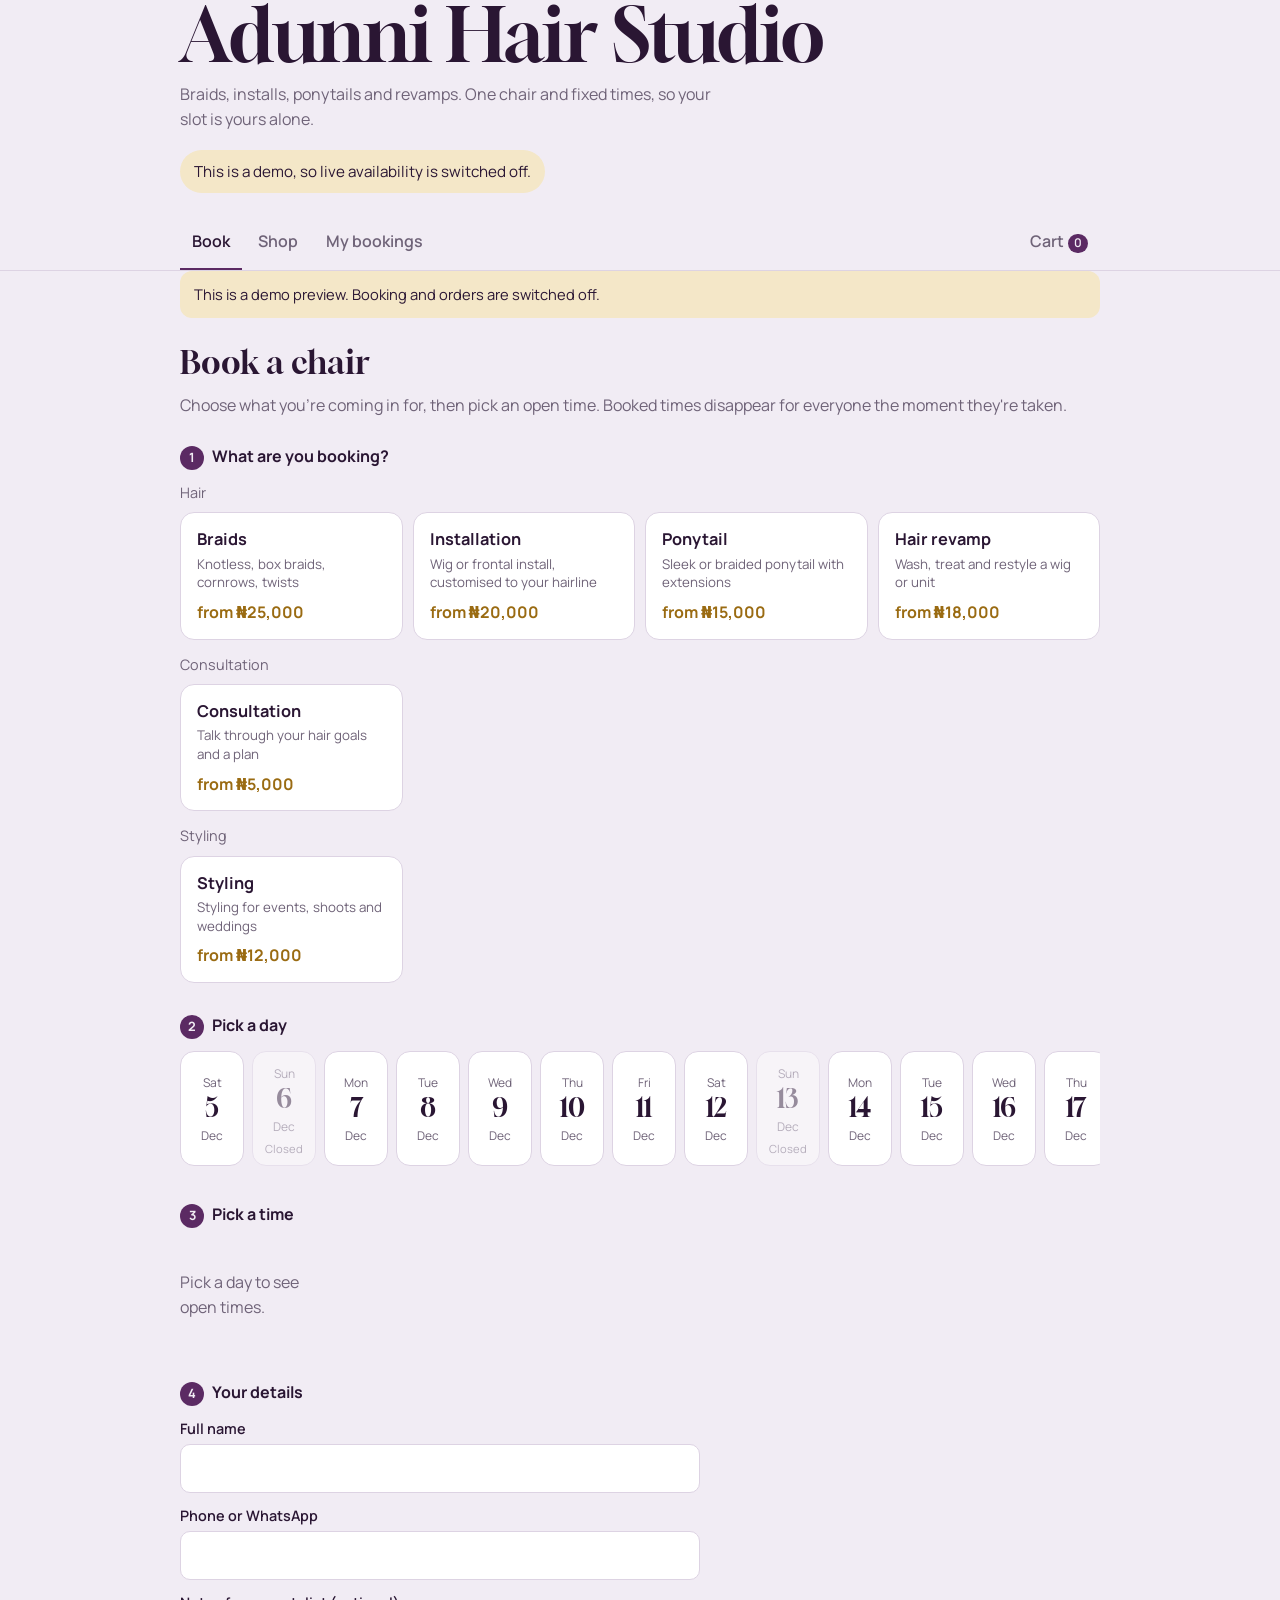
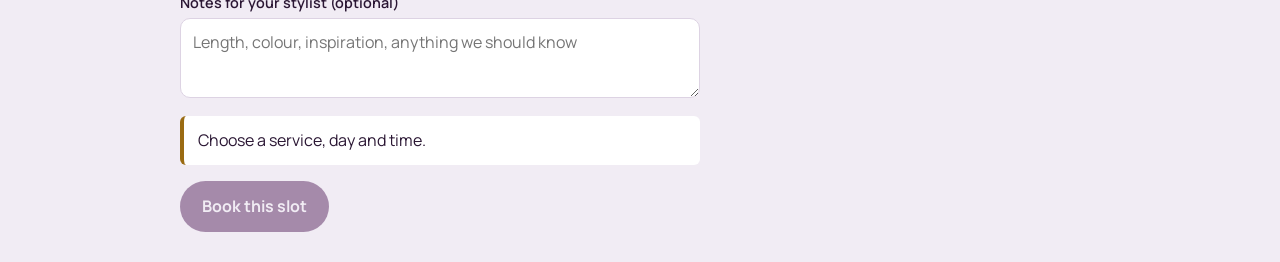
<file: demos/adunni/index.html>
<!doctype html>
<html lang="en">
<head>
<meta charset="utf-8">
<meta name="viewport" content="width=device-width, initial-scale=1, viewport-fit=cover">
<title>Adunni Hair Studio · Book & Shop</title>
<link rel="preconnect" href="https://fonts.googleapis.com">
<link rel="preconnect" href="https://fonts.gstatic.com" crossorigin>
<link href="https://fonts.googleapis.com/css2?family=Gloock&family=Manrope:wght@400;500;600;700&display=swap" rel="stylesheet">
<style>
:root{
  --bg:#F1ECF4; --surface:#FFFFFF; --ink:#2A1633; --muted:#6F6378; --line:#DDD3E3;
  --plum:#5B2A63; --plum-soft:#EADCEE; --gold:#9A6B12; --gold-soft:#F4E7C8;
  --taken:#E7E1EA; --danger:#A3303F;
  --serif:"Gloock", "Didot", "Bodoni 72", Georgia, serif;
  --sans:"Manrope", system-ui, -apple-system, "Segoe UI", Roboto, sans-serif;
  box-sizing:border-box;
  padding-top:env(safe-area-inset-top,0px);
  padding-bottom:env(safe-area-inset-bottom,0px);
}
@media (prefers-color-scheme: dark){
  :root:not([data-theme="light"]){
    --bg:#1B1120; --surface:#261A2C; --ink:#F3ECF6; --muted:#B3A6BB; --line:#3C2C44;
    --plum:#D2A6DB; --plum-soft:#3A2442; --gold:#E3B95E; --gold-soft:#3B2F17;
    --taken:#302236; --danger:#F08A96;
  }
}
:root[data-theme="dark"]{
  --bg:#1B1120; --surface:#261A2C; --ink:#F3ECF6; --muted:#B3A6BB; --line:#3C2C44;
  --plum:#D2A6DB; --plum-soft:#3A2442; --gold:#E3B95E; --gold-soft:#3B2F17;
  --taken:#302236; --danger:#F08A96;
}
*,*::before,*::after{box-sizing:inherit}
html{scroll-padding-top:env(safe-area-inset-top,0px)}
body{margin:0;background:var(--bg);color:var(--ink);font-family:var(--sans);font-size:16px;line-height:1.55;-webkit-font-smoothing:antialiased}
button,input,textarea{font:inherit;color:inherit}
button{cursor:pointer}
:focus-visible{outline:2px solid var(--plum);outline-offset:2px}
.wrap{max-width:960px;margin:0 auto;padding:0 20px}

/* header */
header{padding:28px 0 8px}
.brand{font-family:var(--serif);font-weight:400;font-size:clamp(2.6rem,9vw,4.6rem);line-height:.95;letter-spacing:-.01em;margin:0}
.tag{color:var(--muted);max-width:34em;margin:12px 0 0}
.next{display:inline-flex;gap:10px;align-items:baseline;margin-top:18px;padding:10px 14px;border-radius:999px;background:var(--gold-soft);color:var(--ink);font-size:.95rem}
.next b{font-weight:700}
nav{position:sticky;top:env(safe-area-inset-top,0px);z-index:5;background:var(--bg);border-bottom:1px solid var(--line);margin-top:22px}
nav .wrap{display:flex;gap:4px;overflow-x:auto}
nav button{background:none;border:0;padding:14px 12px;font-weight:600;color:var(--muted);border-bottom:2px solid transparent;white-space:nowrap}
nav button[aria-current="page"]{color:var(--ink);border-bottom-color:var(--plum)}
nav .cartbtn{margin-left:auto}
.count{display:inline-block;min-width:20px;padding:0 6px;border-radius:999px;background:var(--plum);color:var(--bg);font-size:.75rem;text-align:center;margin-left:4px}

main{padding:28px 0 80px}
section[hidden]{display:none}
h2{font-family:var(--serif);font-weight:400;font-size:2rem;margin:0 0 6px}
h3{font-size:1rem;margin:0 0 12px;font-weight:700}
.lede{color:var(--muted);margin:0 0 26px}
.step{margin:0 0 30px}
.step h3 span{display:inline-grid;place-items:center;width:24px;height:24px;border-radius:50%;background:var(--plum);color:var(--bg);font-size:.8rem;margin-right:8px}

/* services */
.svc-group{margin-bottom:14px}
.svc-group p{margin:0 0 8px;color:var(--muted);font-size:.9rem}
.svcs{display:grid;grid-template-columns:repeat(auto-fill,minmax(200px,1fr));gap:10px}
.svc{text-align:left;background:var(--surface);border:1.5px solid var(--line);border-radius:14px;padding:14px 16px}
.svc strong{display:block;font-size:1.02rem}
.svc small{display:block;color:var(--muted);margin:2px 0 8px;line-height:1.4}
.svc em{font-style:normal;font-weight:700;color:var(--gold)}
.svc[aria-pressed="true"]{border-color:var(--plum);background:var(--plum-soft)}

/* days */
.days{display:flex;gap:8px;overflow-x:auto;padding-bottom:6px;scroll-snap-type:x proximity}
.day{flex:0 0 64px;scroll-snap-align:start;background:var(--surface);border:1.5px solid var(--line);border-radius:14px;padding:8px 0;text-align:center}
.day b{display:block;font-family:var(--serif);font-weight:400;font-size:1.6rem;line-height:1.1}
.day span{font-size:.75rem;color:var(--muted)}
.day i{display:block;font-style:normal;font-size:.7rem;color:var(--muted);margin-top:2px}
.day[aria-pressed="true"]{border-color:var(--plum);background:var(--plum-soft)}
.day:disabled{opacity:.45;cursor:not-allowed}
.day.full i{color:var(--danger)}
.owner-tools{margin-top:10px}

/* slots: ticket style */
.slots{display:grid;grid-template-columns:repeat(auto-fill,minmax(130px,1fr));gap:10px}
.slot{position:relative;background:var(--surface);border:1.5px dashed var(--plum);border-radius:10px;padding:14px 12px;text-align:left}
.slot b{display:block;font-family:var(--serif);font-weight:400;font-size:1.5rem;line-height:1}
.slot span{font-size:.8rem;color:var(--muted)}
.slot::before,.slot::after{content:"";position:absolute;top:50%;width:12px;height:12px;margin-top:-6px;border-radius:50%;background:var(--bg)}
.slot::before{left:-7px}.slot::after{right:-7px}
.slot[aria-pressed="true"]{background:var(--plum);color:var(--bg);border-style:solid}
.slot[aria-pressed="true"] span{color:var(--bg)}
.slot:disabled{background:var(--taken);border-style:solid;border-color:var(--line);color:var(--muted);cursor:not-allowed}
.slot:disabled b{text-decoration:line-through}
.empty{color:var(--muted);padding:14px 0}

/* form */
.form{display:grid;gap:12px;max-width:520px}
label{display:grid;gap:4px;font-weight:600;font-size:.9rem}
input,textarea{background:var(--surface);border:1.5px solid var(--line);border-radius:10px;padding:11px 12px;font-weight:400;font-size:1rem;width:100%}
textarea{min-height:80px;resize:vertical}
.summary{background:var(--surface);border-left:4px solid var(--gold);border-radius:6px;padding:12px 14px;margin:6px 0 4px;max-width:520px}
.btn{background:var(--plum);color:var(--bg);border:0;border-radius:999px;padding:13px 22px;font-weight:700}
.btn:disabled{opacity:.5;cursor:not-allowed}
.btn.ghost{background:none;color:var(--plum);border:1.5px solid var(--plum)}
.btn.small{padding:7px 14px;font-size:.85rem}
.btn.danger{background:none;color:var(--danger);border:1.5px solid var(--danger)}
.note{font-size:.85rem;color:var(--muted);margin:6px 0 0}

/* shop */
.products{display:grid;grid-template-columns:repeat(auto-fill,minmax(210px,1fr));gap:14px}
.product{background:var(--surface);border-radius:16px;overflow:hidden;display:flex;flex-direction:column}
.art{aspect-ratio:4/3;display:grid;place-items:center;color:var(--plum)}
.art svg{width:44%;height:auto}
.product .body{padding:14px 16px 16px;display:flex;flex-direction:column;gap:4px;flex:1}
.product h4{margin:0;font-size:1.02rem}
.product p{margin:0;color:var(--muted);font-size:.88rem;flex:1}
.product .row{display:flex;justify-content:space-between;align-items:center;margin-top:10px}
.price{font-weight:700;color:var(--gold)}

/* cart */
.cart-line{display:flex;justify-content:space-between;align-items:center;gap:10px;padding:10px 0;border-bottom:1px solid var(--line)}
.qty{display:flex;align-items:center;gap:8px}
.qty button{width:30px;height:30px;border-radius:50%;border:1.5px solid var(--line);background:var(--surface)}
.total{display:flex;justify-content:space-between;font-weight:700;padding:14px 0;font-size:1.1rem}

/* lists */
.list{display:grid;gap:10px}
.item{background:var(--surface);border-radius:14px;padding:14px 16px;display:grid;gap:4px}
.item .top{display:flex;justify-content:space-between;gap:10px;align-items:baseline;flex-wrap:wrap}
.item .when{font-family:var(--serif);font-size:1.25rem}
.item .meta{color:var(--muted);font-size:.9rem}
.badge{font-size:.75rem;font-weight:700;padding:2px 10px;border-radius:999px;background:var(--plum-soft);color:var(--plum)}
.badge.off{background:var(--taken);color:var(--muted)}
.badge.done{background:var(--gold-soft);color:var(--gold)}
.subnav{display:flex;gap:8px;margin-bottom:18px;flex-wrap:wrap}
.subnav button{background:var(--surface);border:1.5px solid var(--line);border-radius:999px;padding:7px 14px;font-weight:600;font-size:.9rem}
.subnav button[aria-pressed="true"]{border-color:var(--plum);background:var(--plum-soft)}
.banner{background:var(--gold-soft);border-radius:12px;padding:12px 14px;margin-bottom:20px;font-size:.92rem}
.banner[hidden]{display:none}

.toast{position:fixed;left:50%;bottom:calc(20px + env(safe-area-inset-bottom,0px));transform:translate(-50%,20px);opacity:0;background:var(--ink);color:var(--bg);padding:12px 18px;border-radius:12px;max-width:90vw;transition:.25s;pointer-events:none;z-index:20}
.toast.show{opacity:1;transform:translate(-50%,0)}
.confirm{background:var(--plum-soft);border-radius:16px;padding:18px 20px;max-width:520px}
.confirm h3{font-family:var(--serif);font-weight:400;font-size:1.5rem;margin:0 0 6px}
@media (prefers-reduced-motion: reduce){.toast{transition:none}}
</style>
</head>
<body>
<header class="wrap">
  <h1 class="brand" id="brand">Adunni Hair Studio</h1>
  <p class="tag" id="tagline">Braids, installs, ponytails and revamps. One chair and fixed times, so your slot is yours alone.</p>
  <div class="next" id="nextOpen">Checking the calendar…</div>
</header>

<nav aria-label="Sections">
  <div class="wrap">
    <button data-view="book" aria-current="page">Book</button>
    <button data-view="shop">Shop</button>
    <button data-view="mine">My bookings</button>
    <button data-view="manage" id="manageTab" hidden>Manage</button>
    <button data-view="cart" class="cartbtn">Cart<span class="count" id="cartCount">0</span></button>
  </div>
</nav>

<main class="wrap">
  <div class="banner" id="banner" hidden></div>

  <!-- BOOK -->
  <section id="view-book">
    <h2>Book a chair</h2>
    <p class="lede">Choose what you're coming in for, then pick an open time. Booked times disappear for everyone the moment they're taken.</p>

    <div class="step">
      <h3><span>1</span>What are you booking?</h3>
      <div id="services"></div>
    </div>

    <div class="step">
      <h3><span>2</span>Pick a day</h3>
      <div class="days" id="days" role="group" aria-label="Days"></div>
      <div class="owner-tools" id="ownerDayTools" hidden></div>
    </div>

    <div class="step">
      <h3><span>3</span>Pick a time</h3>
      <div class="slots" id="slots" role="group" aria-label="Times"></div>
    </div>

    <div class="step" id="detailsStep">
      <h3><span>4</span>Your details</h3>
      <div class="form">
        <label>Full name<input id="bName" autocomplete="name"></label>
        <label>Phone or WhatsApp<input id="bPhone" type="tel" autocomplete="tel"></label>
        <label>Notes for your stylist (optional)<textarea id="bNotes" placeholder="Length, colour, inspiration, anything we should know"></textarea></label>
        <div class="summary" id="summary">Choose a service, day and time.</div>
        <div><button class="btn" id="bookBtn" disabled>Book this slot</button></div>
      </div>
    </div>
    <div id="bookDone"></div>
  </section>

  <!-- SHOP -->
  <section id="view-shop" hidden>
    <h2>Shop</h2>
    <p class="lede">Hair and care products from the studio. Add to cart and place your order; we'll confirm delivery or pickup with you.</p>
    <div class="products" id="products"></div>
  </section>

  <!-- CART -->
  <section id="view-cart" hidden>
    <h2>Your cart</h2>
    <div id="cartBody"></div>
  </section>

  <!-- MINE -->
  <section id="view-mine" hidden>
    <h2>My bookings</h2>
    <p class="lede">Your upcoming appointments and orders.</p>
    <div class="list" id="mineList"></div>
  </section>

  <!-- MANAGE -->
  <section id="view-manage" hidden>
    <h2>Manage</h2>
    <p class="lede">Only you see this. Bookings, orders and closed days update live.</p>
    <div class="subnav" id="manageNav">
      <button data-m="bookings" aria-pressed="true">Bookings</button>
      <button data-m="orders" aria-pressed="false">Orders</button>
      <button data-m="closed" aria-pressed="false">Closed days</button>
    </div>
    <div class="list" id="manageList"></div>
  </section>
</main>

<div class="toast" id="toast" role="status" aria-live="polite"></div>

<script>
/* ============ EDIT YOUR STUDIO HERE ============ */
const STUDIO = {
  name: "Adunni Hair Studio",
  currency: "₦",
  whatsapp: "",                 // e.g. "2348012345678" — used as a fallback if someone can't book in-app
  times: ["09:00","11:30","14:00","16:30"], // fixed slots, one client each
  closedWeekdays: [0],          // 0 = Sunday
  daysAhead: 30
};
const SERVICES = [
  {group:"Hair", id:"braids",       name:"Braids",       price:25000, desc:"Knotless, box braids, cornrows, twists"},
  {group:"Hair", id:"installation", name:"Installation", price:20000, desc:"Wig or frontal install, customised to your hairline"},
  {group:"Hair", id:"ponytail",     name:"Ponytail",     price:15000, desc:"Sleek or braided ponytail with extensions"},
  {group:"Hair", id:"revamp",       name:"Hair revamp",  price:18000, desc:"Wash, treat and restyle a wig or unit"},
  {group:"Consultation", id:"consultation", name:"Consultation", price:5000, desc:"Talk through your hair goals and a plan"},
  {group:"Styling", id:"styling",   name:"Styling",      price:12000, desc:"Styling for events, shoots and weddings"}
];
const PRODUCTS = [
  {id:"p1", name:"Bone straight bundle, 18\"", price:65000, desc:"Double drawn, holds a curl, lasts with care.", kind:"bundle", tint:"#EADCEE"},
  {id:"p2", name:"Body wave frontal wig",      price:145000,desc:"13x4 HD lace, pre-plucked, ready to install.", kind:"bundle", tint:"#F4E7C8"},
  {id:"p3", name:"Scalp oil",                  price:9500,  desc:"Light blend for braids and protective styles.", kind:"bottle", tint:"#E3EEE6"},
  {id:"p4", name:"Edge control",               price:6000,  desc:"Firm hold without flaking.", kind:"jar", tint:"#F6E0E4"},
  {id:"p5", name:"Satin bonnet",               price:5500,  desc:"Double layered, adjustable band.", kind:"bonnet", tint:"#E1E4F4"},
  {id:"p6", name:"Wide-tooth comb",            price:3000,  desc:"Detangles wigs and natural hair gently.", kind:"comb", tint:"#EFE8DE"}
];
/* ================================================ */

const $ = s => document.querySelector(s);
const esc = s => String(s ?? "").replace(/[&<>"']/g, c => ({"&":"&amp;","<":"&lt;",">":"&gt;",'"':"&quot;","'":"&#39;"}[c]));
const money = n => STUDIO.currency + Number(n).toLocaleString("en-NG");
const pad = n => String(n).padStart(2,"0");
const iso = d => `${d.getFullYear()}-${pad(d.getMonth()+1)}-${pad(d.getDate())}`;
const slotId = (date,time) => `${date}_${time.replace(":","")}`;
const svcById = id => SERVICES.find(s => s.id === id);
const fmt12 = t => { const [h,m] = t.split(":").map(Number); return `${((h+11)%12)+1}:${pad(m)} ${h<12?"am":"pm"}`; };
const fmtDay = ds => new Date(ds+"T00:00").toLocaleDateString("en-GB",{weekday:"short",day:"numeric",month:"short"});
const newId = () => Date.now().toString(36) + Math.random().toString(36).slice(2,8);

const S = {
  db:null, userCap:null, uid:null, isOwner:false, readOnly:false, dbReady:false,
  slots:{}, blocked:[], svc:null, date:null, time:null,
  cart:{}, mine:{}, myOrders:{}, allBookings:[], allOrders:[], manageTab:"bookings", busy:false
};

document.title = STUDIO.name + " · Book & Shop";
$("#brand").textContent = STUDIO.name;

/* ---------- storage (cart only) ---------- */
try { S.cart = JSON.parse(localStorage.getItem("cart") || "{}") || {}; } catch(e) { S.cart = {}; }
function saveCart(){ try { localStorage.setItem("cart", JSON.stringify(S.cart)); } catch(e){} }

/* ---------- toast ---------- */
let toastT;
function toast(msg){ const t=$("#toast"); t.textContent=msg; t.classList.add("show"); clearTimeout(toastT); toastT=setTimeout(()=>t.classList.remove("show"),3200); }

/* ---------- navigation ---------- */
function show(view){
  document.querySelectorAll("nav button").forEach(b => { if(b.dataset.view===view) b.setAttribute("aria-current","page"); else b.removeAttribute("aria-current"); });
  ["book","shop","cart","mine","manage"].forEach(v => $("#view-"+v).hidden = v!==view);
  if(view==="cart") renderCart();
  if(view==="mine") renderMine();
  if(view==="manage") renderManage();
  window.scrollTo({top:0});
}
document.querySelectorAll("nav button").forEach(b => b.addEventListener("click", () => show(b.dataset.view)));

/* ---------- days & slots ---------- */
function days(){
  const out=[], d=new Date(); d.setHours(0,0,0,0);
  for(let i=0;i<STUDIO.daysAhead;i++){ const x=new Date(d); x.setDate(d.getDate()+i); out.push(x); }
  return out;
}
function dayClosed(ds){
  const wd = new Date(ds+"T00:00").getDay();
  return STUDIO.closedWeekdays.includes(wd) || S.blocked.includes(ds);
}
function timeState(ds,t){
  if(dayClosed(ds)) return "closed";
  const now=new Date();
  if(ds===iso(now)){ const [h,m]=t.split(":").map(Number); if(h*60+m <= now.getHours()*60+now.getMinutes()) return "past"; }
  const s=S.slots[slotId(ds,t)];
  if(s && s.taken) return "booked";
  return "open";
}
function openCount(ds){ return STUDIO.times.filter(t => timeState(ds,t)==="open").length; }

function renderServices(){
  const groups=[...new Set(SERVICES.map(s=>s.group))];
  $("#services").innerHTML = groups.map(g => `
    <div class="svc-group"><p>${esc(g)}</p><div class="svcs">
      ${SERVICES.filter(s=>s.group===g).map(s=>`
        <button class="svc" data-id="${s.id}" aria-pressed="${S.svc===s.id}">
          <strong>${esc(s.name)}</strong><small>${esc(s.desc)}</small><em>from ${money(s.price)}</em>
        </button>`).join("")}
    </div></div>`).join("");
  $("#services").querySelectorAll(".svc").forEach(b => b.onclick = () => { S.svc=b.dataset.id; renderServices(); renderSummary(); });
}

function renderDays(){
  $("#days").innerHTML = days().map(d => {
    const ds=iso(d), closed=dayClosed(ds), n=closed?0:openCount(ds);
    const label = closed ? "Closed" : (S.dbReady ? (n ? `${n} open` : "Full") : "");
    return `<button class="day ${!closed&&S.dbReady&&!n?"full":""}" data-d="${ds}" aria-pressed="${S.date===ds}" ${closed&&!S.isOwner?"disabled":""}>
      <span>${d.toLocaleDateString("en-GB",{weekday:"short"})}</span><b>${d.getDate()}</b><span>${d.toLocaleDateString("en-GB",{month:"short"})}</span><i>${label}</i></button>`;
  }).join("");
  $("#days").querySelectorAll(".day").forEach(b => b.onclick = () => { S.date=b.dataset.d; S.time=null; renderDays(); renderSlots(); renderSummary(); });
  renderOwnerDayTools();
}

function renderSlots(){
  const el=$("#slots");
  if(!S.date){ el.innerHTML=`<p class="empty">Pick a day to see open times.</p>`; return; }
  if(dayClosed(S.date)){ el.innerHTML=`<p class="empty">The studio is closed on ${fmtDay(S.date)}.</p>`; return; }
  el.innerHTML = STUDIO.times.map(t => {
    const st=timeState(S.date,t);
    const word = st==="open" ? "Open" : st==="booked" ? "Booked" : "Passed";
    return `<button class="slot" data-t="${t}" aria-pressed="${S.time===t}" ${st!=="open"?"disabled":""}><b>${fmt12(t)}</b><span>${word}</span></button>`;
  }).join("");
  el.querySelectorAll(".slot").forEach(b => b.onclick = () => { S.time=b.dataset.t; renderSlots(); renderSummary(); });
  if(S.time && timeState(S.date,S.time)!=="open"){ S.time=null; toast("That time was just taken. Pick another."); renderSlots(); renderSummary(); }
}

function renderSummary(){
  const s=svcById(S.svc);
  const parts=[];
  if(s) parts.push(`<b>${esc(s.name)}</b> · from ${money(s.price)}`);
  if(S.date) parts.push(fmtDay(S.date));
  if(S.time) parts.push(fmt12(S.time));
  $("#summary").innerHTML = parts.length ? parts.join("<br>") : "Choose a service, day and time.";
  $("#bookBtn").disabled = !(s && S.date && S.time) || S.busy;
  $("#bookBtn").textContent = S.readOnly || !S.db ? (STUDIO.whatsapp ? "Request on WhatsApp" : "Book this slot") : "Book this slot";
}

function renderNextOpen(){
  if(!S.dbReady){ return; }
  for(const d of days()){
    const ds=iso(d);
    for(const t of STUDIO.times){ if(timeState(ds,t)==="open"){ $("#nextOpen").innerHTML=`Next open chair <b>${fmtDay(ds)}, ${fmt12(t)}</b>`; return; } }
  }
  $("#nextOpen").textContent="Fully booked for the next " + STUDIO.daysAhead + " days";
}

function renderOwnerDayTools(){
  const el=$("#ownerDayTools");
  if(!S.isOwner || !S.date){ el.hidden=true; return; }
  const wd=new Date(S.date+"T00:00").getDay();
  if(STUDIO.closedWeekdays.includes(wd)){ el.hidden=false; el.innerHTML=`<p class="note">This weekday is always closed. Change it in the settings at the top of the code.</p>`; return; }
  const blocked=S.blocked.includes(S.date);
  el.hidden=false;
  el.innerHTML=`<button class="btn ghost small" id="toggleDay">${blocked?"Reopen":"Close"} ${fmtDay(S.date)}</button>`;
  $("#toggleDay").onclick = () => toggleDay(S.date);
}

/* ---------- booking (slot claim with lease, no double booking) ---------- */
async function book(){
  const s=svcById(S.svc), name=$("#bName").value.trim(), phone=$("#bPhone").value.trim(), notes=$("#bNotes").value.trim();
  if(!name || !phone){ toast("Add your name and phone number."); return; }

  if(!S.db || S.readOnly){
    if(STUDIO.whatsapp){
      const msg=`Hi, I'd like to book ${s.name} on ${fmtDay(S.date)} at ${fmt12(S.time)}. Name: ${name}. Phone: ${phone}.${notes?" Notes: "+notes:""}`;
      window.open(`https://wa.me/${STUDIO.whatsapp}?text=${encodeURIComponent(msg)}`,"_blank");
    } else toast("Booking is switched off in this demo.");
    return;
  }

  S.busy=true; renderSummary(); $("#bookBtn").textContent="Holding your slot…";
  const sid=slotId(S.date,S.time), ref=S.db.doc("slots/"+sid), bookingId=newId();
  try{
    const lease=await ref.acquire({holder:S.uid, ttlMs:8000});
    if(!lease.acquired) throw {code:"taken"};
    const cur=await ref.get();
    if(cur.exists && cur.data().taken) throw {code:"taken"};
    await ref.set({taken:true, date:S.date, time:S.time, service:S.svc, by:S.uid, bookingId, at:Date.now()});

    const item={slotId:sid, date:S.date, time:S.time, service:S.svc, name, phone, notes, status:"booked", at:Date.now()};
    const mref=S.db.doc("bookings/"+S.uid);
    const mine=await mref.get();
    if(mine.exists) await mref.update({items:{[bookingId]:item}});
    else await mref.set({items:{[bookingId]:item}});

    $("#bookDone").innerHTML=`<div class="confirm"><h3>You're booked</h3><p>${esc(s.name)} on ${fmtDay(S.date)} at ${fmt12(S.time)}. This slot is now closed to everyone else.</p><button class="btn ghost small" id="seeMine">See my bookings</button></div>`;
    $("#seeMine").onclick=()=>show("mine");
    toast("Booked for "+fmtDay(S.date)+", "+fmt12(S.time));
    S.time=null; $("#bNotes").value="";
    renderSlots(); renderDays();
    $("#bookDone").scrollIntoView({behavior:"smooth",block:"center"});
  }catch(e){
    if(e && e.code==="taken"){ toast("Someone just booked that time. Pick another."); S.time=null; renderSlots(); }
    else if(e && e.code==="invalid_argument"){ setReadOnly(); toast("This view can see times but can't book."); }
    else toast("Booking didn't go through. Check your connection and try again.");
  }finally{ S.busy=false; renderSummary(); }
}
$("#bookBtn").onclick=book;

async function cancelBooking(ownerUid, id, item){
  if(!confirm(`Cancel ${svcById(item.service)?.name||"booking"} on ${fmtDay(item.date)} at ${fmt12(item.time)}?`)) return;
  try{
    const sref=S.db.doc("slots/"+item.slotId);
    const s=await sref.get();
    if(s.exists && s.data().bookingId===id) await sref.delete();
    await S.db.doc("bookings/"+ownerUid).update({items:{[id]:{status:"cancelled"}}});
    toast("Cancelled. That time is open again.");
  }catch(e){ toast("Couldn't cancel. Try again."); }
}

async function toggleDay(ds){
  const next = S.blocked.includes(ds) ? S.blocked.filter(x=>x!==ds) : [...S.blocked, ds].sort();
  try{ await S.db.doc("config/blocked").set({dates:next}); toast(S.blocked.includes(ds)?"Day reopened":"Day closed"); }
  catch(e){ toast("Couldn't update the day."); }
}

/* ---------- shop ---------- */
const ART = {
  bottle:`<svg viewBox="0 0 60 80" fill="none" stroke="currentColor" stroke-width="2.5"><rect x="24" y="4" width="12" height="10" rx="2"/><path d="M22 14h16v6l6 8v44a4 4 0 0 1-4 4H20a4 4 0 0 1-4-4V28l6-8z"/><path d="M16 44h28"/></svg>`,
  jar:`<svg viewBox="0 0 70 60" fill="none" stroke="currentColor" stroke-width="2.5"><rect x="10" y="6" width="50" height="12" rx="3"/><path d="M12 18h46v30a6 6 0 0 1-6 6H18a6 6 0 0 1-6-6z"/><path d="M22 34h26"/></svg>`,
  bundle:`<svg viewBox="0 0 60 80" fill="none" stroke="currentColor" stroke-width="2.5" stroke-linecap="round"><path d="M18 6h24"/><path d="M20 6c-6 18 6 26 0 44s4 20 2 24"/><path d="M30 6c-6 18 6 26 0 44s4 20 2 24"/><path d="M40 6c-6 18 6 26 0 44s4 20 2 24"/></svg>`,
  bonnet:`<svg viewBox="0 0 80 60" fill="none" stroke="currentColor" stroke-width="2.5"><path d="M8 44C8 20 24 8 40 8s32 12 32 36"/><path d="M4 44h72v6H4z"/><path d="M24 20c4 6 4 14 0 22M40 14v28M56 20c-4 6-4 14 0 22"/></svg>`,
  comb:`<svg viewBox="0 0 80 50" fill="none" stroke="currentColor" stroke-width="2.5" stroke-linecap="round"><rect x="6" y="8" width="68" height="12" rx="3"/><path d="M14 20v22M24 20v22M34 20v22M44 20v22M54 20v22M64 20v22"/></svg>`
};
function renderShop(){
  $("#products").innerHTML = PRODUCTS.map(p => `
    <article class="product">
      <div class="art" style="background:${p.tint}">${ART[p.kind]||ART.jar}</div>
      <div class="body"><h4>${esc(p.name)}</h4><p>${esc(p.desc)}</p>
        <div class="row"><span class="price">${money(p.price)}</span><button class="btn small" data-add="${p.id}">Add to cart</button></div>
      </div>
    </article>`).join("");
  $("#products").querySelectorAll("[data-add]").forEach(b => b.onclick = () => { S.cart[b.dataset.add]=(S.cart[b.dataset.add]||0)+1; saveCart(); renderCartCount(); toast("Added to cart"); });
}
function cartLines(){ return Object.entries(S.cart).filter(([id,q])=>q>0 && PRODUCTS.find(p=>p.id===id)).map(([id,q])=>({p:PRODUCTS.find(p=>p.id===id), q})); }
function renderCartCount(){ $("#cartCount").textContent = cartLines().reduce((a,l)=>a+l.q,0); }
function renderCart(){
  const lines=cartLines(), el=$("#cartBody");
  if(!lines.length){ el.innerHTML=`<p class="empty">Your cart is empty.</p><button class="btn ghost" id="toShop">Browse the shop</button>`; $("#toShop").onclick=()=>show("shop"); return; }
  const total=lines.reduce((a,l)=>a+l.p.price*l.q,0);
  el.innerHTML = lines.map(l=>`
    <div class="cart-line"><div><b>${esc(l.p.name)}</b><div class="note">${money(l.p.price)} each</div></div>
      <div class="qty"><button data-dec="${l.p.id}" aria-label="Remove one">−</button><span>${l.q}</span><button data-inc="${l.p.id}" aria-label="Add one">+</button></div></div>`).join("")
    + `<div class="total"><span>Total</span><span>${money(total)}</span></div>
    <div class="form">
      <label>Full name<input id="oName" autocomplete="name"></label>
      <label>Phone or WhatsApp<input id="oPhone" type="tel" autocomplete="tel"></label>
      <label>Delivery address, or write "pickup"<textarea id="oAddr"></textarea></label>
      <div><button class="btn" id="orderBtn">Place order</button></div>
      <p class="note">We'll message you to confirm payment and delivery.</p>
    </div>`;
  el.querySelectorAll("[data-inc]").forEach(b=>b.onclick=()=>{S.cart[b.dataset.inc]++;saveCart();renderCart();renderCartCount();});
  el.querySelectorAll("[data-dec]").forEach(b=>b.onclick=()=>{S.cart[b.dataset.dec]--; if(S.cart[b.dataset.dec]<=0) delete S.cart[b.dataset.dec]; saveCart();renderCart();renderCartCount();});
  $("#orderBtn").onclick=()=>placeOrder(lines,total);
}
async function placeOrder(lines,total){
  const name=$("#oName").value.trim(), phone=$("#oPhone").value.trim(), addr=$("#oAddr").value.trim();
  if(!name||!phone||!addr){ toast("Add your name, phone and address."); return; }
  const summary=lines.map(l=>`${l.q} × ${l.p.name}`).join(", ");
  if(!S.db || S.readOnly){
    if(STUDIO.whatsapp){ window.open(`https://wa.me/${STUDIO.whatsapp}?text=${encodeURIComponent(`Hi, I'd like to order: ${summary}. Total ${money(total)}. Name: ${name}. Phone: ${phone}. Address: ${addr}`)}`,"_blank"); }
    else toast("Ordering is switched off in this demo.");
    return;
  }
  const btn=$("#orderBtn"); btn.disabled=true; btn.textContent="Placing order…";
  try{
    const id=newId(), item={lines:lines.map(l=>({id:l.p.id,name:l.p.name,price:l.p.price,q:l.q})), total, name, phone, addr, status:"new", at:Date.now()};
    const ref=S.db.doc("orders/"+S.uid), cur=await ref.get();
    if(cur.exists) await ref.update({items:{[id]:item}}); else await ref.set({items:{[id]:item}});
    S.cart={}; saveCart(); renderCartCount();
    $("#cartBody").innerHTML=`<div class="confirm"><h3>Order placed</h3><p>${esc(summary)}. Total ${money(total)}. We'll be in touch on ${esc(phone)}.</p></div>`;
  }catch(e){
    btn.disabled=false; btn.textContent="Place order";
    if(e && e.code==="invalid_argument"){ setReadOnly(); toast("This view can't place orders."); } else toast("Order didn't go through. Try again.");
  }
}

/* ---------- my bookings ---------- */
function renderMine(){
  const el=$("#mineList");
  if(!S.db){ el.innerHTML=`<p class="empty">Sign in to see your bookings.</p>`; return; }
  const today=iso(new Date());
  const bks=Object.entries(S.mine).map(([id,b])=>({id,...b})).filter(b=>b.date>=today).sort((a,b)=>(a.date+a.time).localeCompare(b.date+b.time));
  const ords=Object.entries(S.myOrders).map(([id,o])=>({id,...o})).sort((a,b)=>b.at-a.at);
  if(!bks.length && !ords.length){ el.innerHTML=`<p class="empty">Nothing booked yet.</p><div><button class="btn" id="goBook">Book a chair</button></div>`; $("#goBook").onclick=()=>show("book"); return; }
  el.innerHTML = bks.map(b=>`
    <div class="item"><div class="top"><span class="when">${fmtDay(b.date)}, ${fmt12(b.time)}</span>
      <span class="badge ${b.status==="cancelled"?"off":""}">${b.status==="cancelled"?"Cancelled":"Booked"}</span></div>
      <div class="meta">${esc(svcById(b.service)?.name||b.service)}</div>
      ${b.status!=="cancelled"?`<div><button class="btn danger small" data-cancel="${b.id}">Cancel</button></div>`:""}
    </div>`).join("")
  + ords.map(o=>`
    <div class="item"><div class="top"><span class="when">Order · ${money(o.total)}</span>
      <span class="badge ${o.status==="fulfilled"?"done":""}">${o.status==="fulfilled"?"Fulfilled":"Received"}</span></div>
      <div class="meta">${esc((o.lines||[]).map(l=>`${l.q} × ${l.name}`).join(", "))}</div></div>`).join("");
  el.querySelectorAll("[data-cancel]").forEach(b=>b.onclick=()=>cancelBooking(S.uid, b.dataset.cancel, S.mine[b.dataset.cancel]));
}

/* ---------- manage (owner) ---------- */
$("#manageNav").querySelectorAll("button").forEach(b=>b.onclick=()=>{ S.manageTab=b.dataset.m; $("#manageNav").querySelectorAll("button").forEach(x=>x.setAttribute("aria-pressed", x===b)); renderManage(); });
function renderManage(){
  if(!S.isOwner) return;
  const el=$("#manageList"), today=iso(new Date());
  if(S.manageTab==="bookings"){
    const list=S.allBookings.filter(b=>b.date>=today && b.status!=="cancelled").sort((a,b)=>(a.date+a.time).localeCompare(b.date+b.time));
    if(!list.length){ el.innerHTML=`<p class="empty">No upcoming bookings yet.</p>`; return; }
    el.innerHTML=list.map((b,i)=>`
      <div class="item"><div class="top"><span class="when">${fmtDay(b.date)}, ${fmt12(b.time)}</span><span class="badge">${esc(svcById(b.service)?.name||b.service)}</span></div>
        <div><b>${esc(b.name)}</b> · <a href="tel:${esc(b.phone)}">${esc(b.phone)}</a></div>
        ${b.notes?`<div class="meta">${esc(b.notes)}</div>`:""}
        <div><button class="btn danger small" data-i="${i}">Cancel booking</button></div></div>`).join("");
    el.querySelectorAll("[data-i]").forEach(btn=>btn.onclick=()=>{ const b=list[btn.dataset.i]; cancelBooking(b.owner,b.id,b); });
  } else if(S.manageTab==="orders"){
    const list=[...S.allOrders].sort((a,b)=>b.at-a.at);
    if(!list.length){ el.innerHTML=`<p class="empty">No orders yet.</p>`; return; }
    el.innerHTML=list.map((o,i)=>`
      <div class="item"><div class="top"><span class="when">${money(o.total)}</span><span class="badge ${o.status==="fulfilled"?"done":""}">${o.status==="fulfilled"?"Fulfilled":"New"}</span></div>
        <div><b>${esc(o.name)}</b> · <a href="tel:${esc(o.phone)}">${esc(o.phone)}</a></div>
        <div class="meta">${esc((o.lines||[]).map(l=>`${l.q} × ${l.name}`).join(", "))}</div>
        <div class="meta">${esc(o.addr)}</div>
        ${o.status!=="fulfilled"?`<div><button class="btn ghost small" data-f="${i}">Mark fulfilled</button></div>`:""}</div>`).join("");
    el.querySelectorAll("[data-f]").forEach(btn=>btn.onclick=async()=>{ const o=list[btn.dataset.f]; try{ await S.db.doc("orders/"+o.owner).update({items:{[o.id]:{status:"fulfilled"}}}); toast("Marked fulfilled"); }catch(e){ toast("Couldn't update the order."); } });
  } else {
    const list=S.blocked.filter(d=>d>=today);
    el.innerHTML=(list.length?list.map(d=>`<div class="item"><div class="top"><span class="when">${fmtDay(d)}</span><button class="btn ghost small" data-d="${d}">Reopen</button></div></div>`).join(""):`<p class="empty">No extra closed days. To close one, pick it on the Book tab and tap Close.</p>`);
    el.querySelectorAll("[data-d]").forEach(b=>b.onclick=()=>toggleDay(b.dataset.d));
  }
}

function setReadOnly(){
  S.readOnly=true;
  const b=$("#banner"); b.hidden=false;
  b.textContent = STUDIO.whatsapp ? "You can see live availability here. Booking and orders will open in WhatsApp." : "This is a demo preview. Booking and orders are switched off.";
  renderSummary();
}

/* ---------- initial render ---------- */
renderServices(); renderDays(); renderSlots(); renderSummary(); renderShop(); renderCartCount();

/* ---------- connect live data ---------- */
(async () => {
  const use = window.claude && window.claude.use;
  if(!use){ $("#nextOpen").textContent="This is a demo, so live availability is switched off."; setReadOnly(); return; }
  const [db, user] = await Promise.all([window.claude.use("db"), window.claude.use("user")]);
  S.db=db; S.userCap=user;
  if(!db){ $("#nextOpen").textContent="Sign in to see live availability."; setReadOnly(); return; }
  if(user){
    S.uid = await user.id();
    S.isOwner = await user.isOwner();
    const w = await user.can("data.write");
    if(w===false || !S.uid) setReadOnly();
  }
  if(S.isOwner) $("#manageTab").hidden=false;

  const today=iso(new Date());
  db.collection("slots").where("date",">=",today).onSnapshot(snap=>{
    S.slots={}; snap.docs.forEach(d=>S.slots[d.id]=d.data());
    S.dbReady=true; renderDays(); renderSlots(); renderNextOpen();
  }, ()=>{});
  db.doc("config/blocked").onSnapshot(s=>{
    S.blocked = s.exists ? (s.data().dates||[]) : [];
    renderDays(); renderSlots(); renderNextOpen(); if(S.isOwner && S.manageTab==="closed") renderManage();
  }, ()=>{});
  if(S.uid){
    db.doc("bookings/"+S.uid).onSnapshot(s=>{ S.mine = s.exists ? (s.data().items||{}) : {}; if(!$("#view-mine").hidden) renderMine(); }, ()=>{});
    db.doc("orders/"+S.uid).onSnapshot(s=>{ S.myOrders = s.exists ? (s.data().items||{}) : {}; if(!$("#view-mine").hidden) renderMine(); }, ()=>{});
  }
  if(S.isOwner){
    db.collection("bookings").onSnapshot(snap=>{
      S.allBookings=[]; snap.docs.forEach(d=>Object.entries(d.data().items||{}).forEach(([id,b])=>S.allBookings.push({...b,id,owner:d.id})));
      if(!$("#view-manage").hidden) renderManage();
    }, ()=>{});
    db.collection("orders").onSnapshot(snap=>{
      S.allOrders=[]; snap.docs.forEach(d=>Object.entries(d.data().items||{}).forEach(([id,o])=>S.allOrders.push({...o,id,owner:d.id})));
      if(!$("#view-manage").hidden) renderManage();
    }, ()=>{});
  }
  renderSummary();
})();
</script>
</body>
</html>
</file>
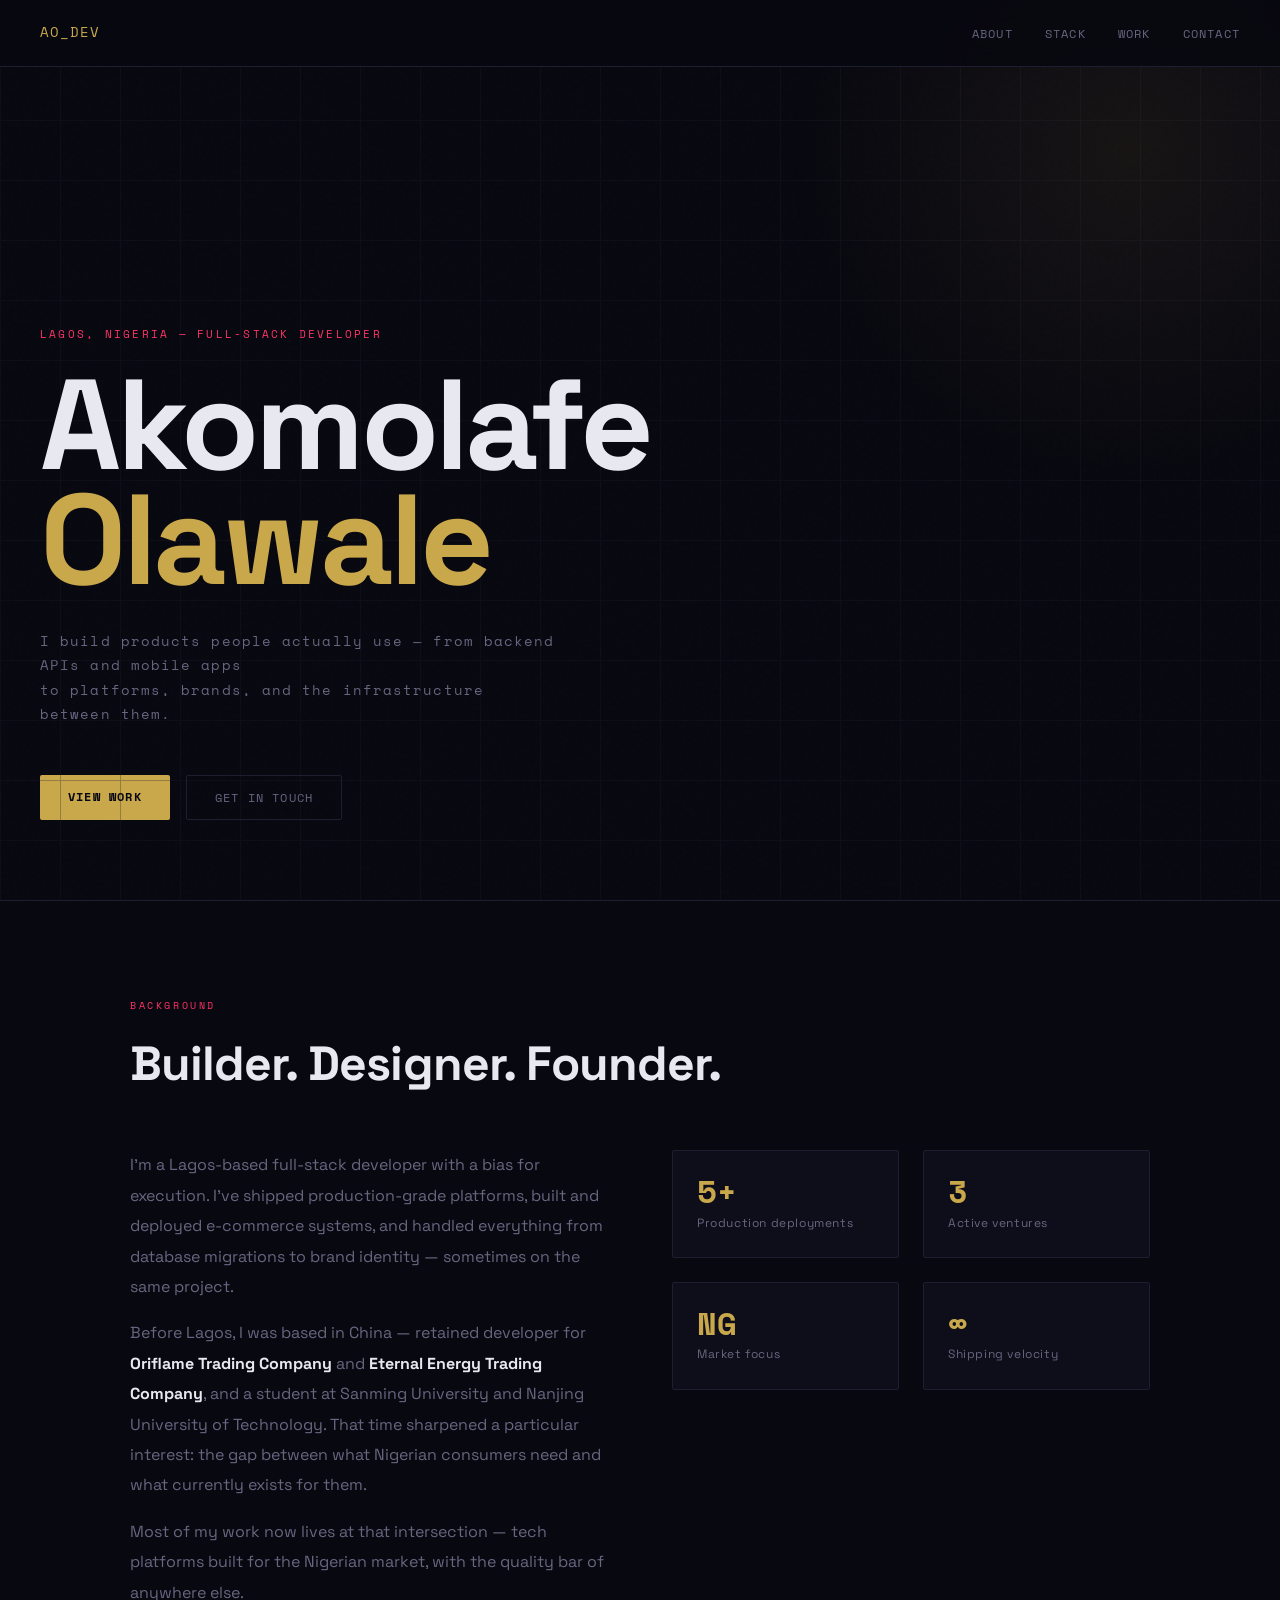
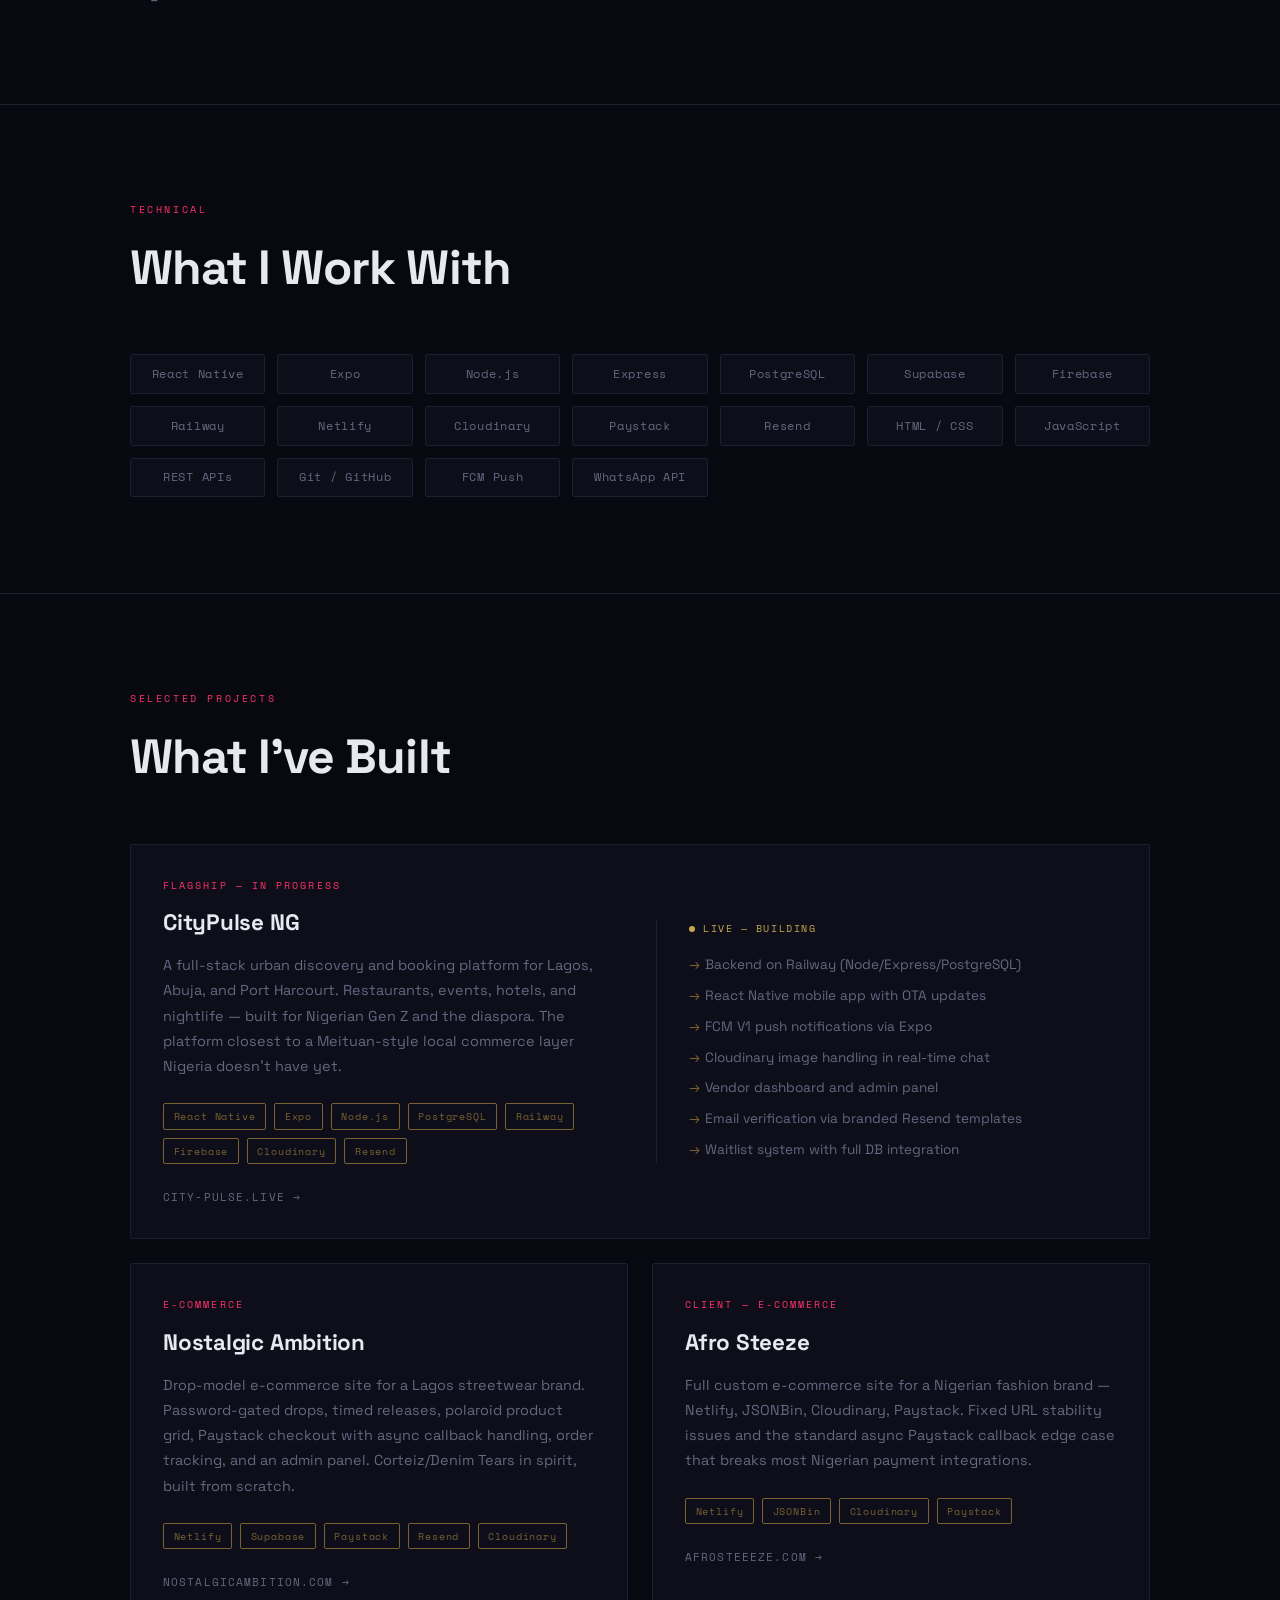
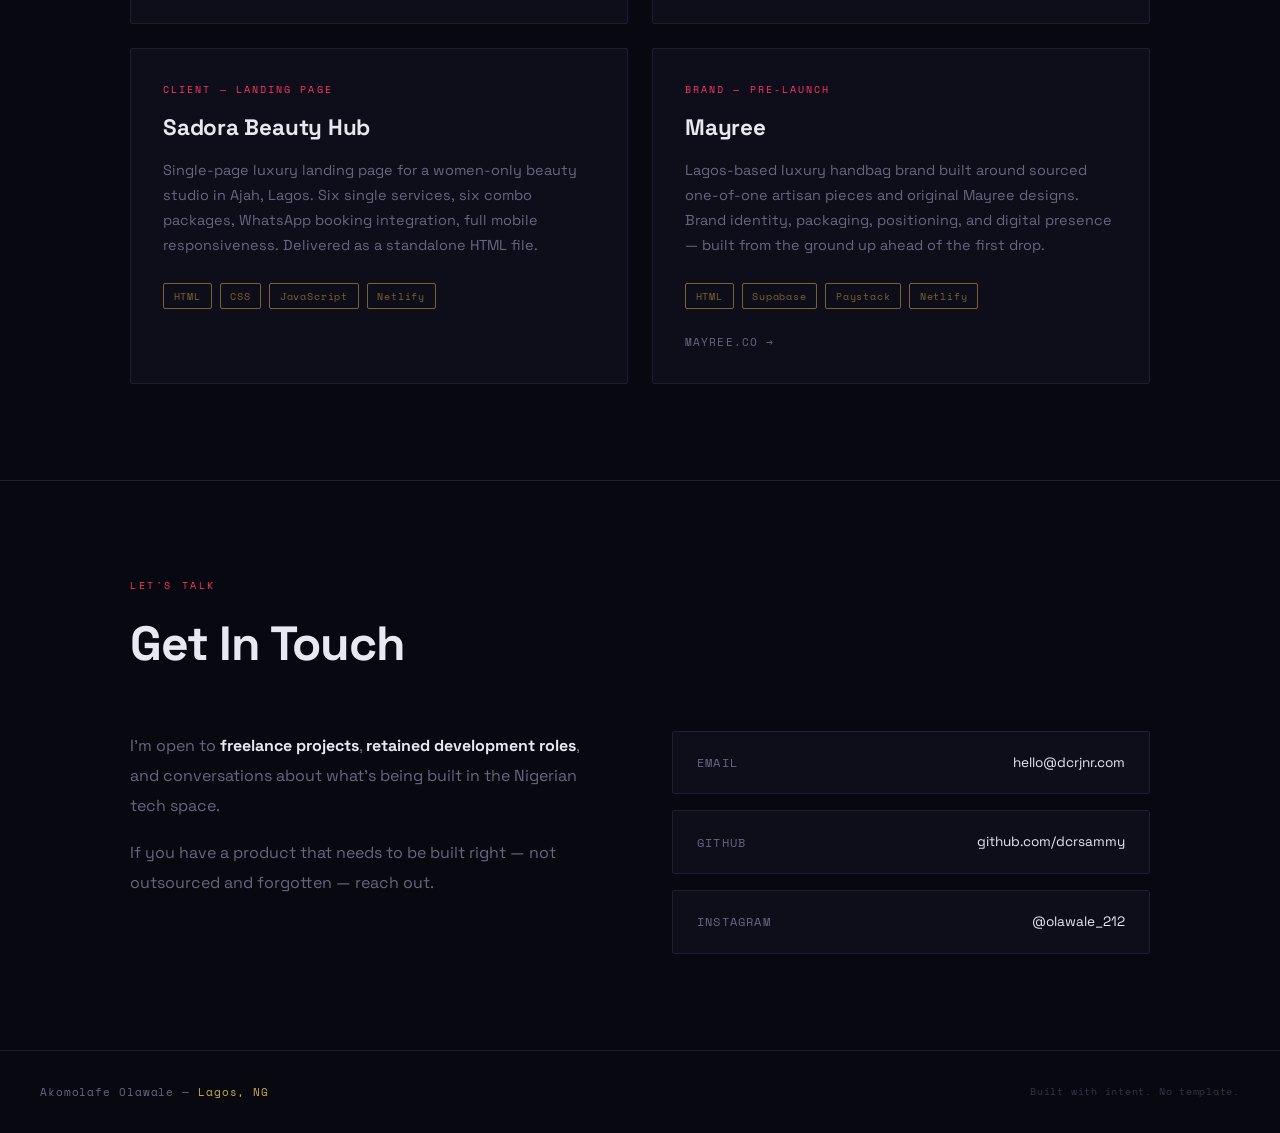
<file: portfolio.html>
<!DOCTYPE html>
<html lang="en">
<head>
  <meta charset="UTF-8" />
  <meta name="viewport" content="width=device-width, initial-scale=1.0" />
  <title>Akomolafe Olawale — Developer & Builder</title>
  <link rel="preconnect" href="https://fonts.googleapis.com" />
  <link rel="preconnect" href="https://fonts.gstatic.com" crossorigin />
  <link href="https://fonts.googleapis.com/css2?family=Space+Grotesk:wght@300;400;500;600;700&family=Space+Mono:wght@400;700&display=swap" rel="stylesheet" />
  <style>
    *, *::before, *::after { box-sizing: border-box; margin: 0; padding: 0; }

    :root {
      --bg:        #080810;
      --surface:   #0e0e1a;
      --border:    #1e1e30;
      --gold:      #c9a84c;
      --gold-dim:  #7a6230;
      --text:      #e8e8f0;
      --muted:     #666680;
      --accent:    #ff3366;
      --mono:      'Space Mono', monospace;
      --sans:      'Space Grotesk', sans-serif;
    }

    html { scroll-behavior: smooth; }

    body {
      background: var(--bg);
      color: var(--text);
      font-family: var(--sans);
      font-size: 16px;
      line-height: 1.6;
      overflow-x: hidden;
    }

    /* ── NOISE OVERLAY ── */
    body::before {
      content: '';
      position: fixed;
      inset: 0;
      background-image: url("data:image/svg+xml,%3Csvg viewBox='0 0 256 256' xmlns='http://www.w3.org/2000/svg'%3E%3Cfilter id='n'%3E%3CfeTurbulence type='fractalNoise' baseFrequency='0.9' numOctaves='4' stitchTiles='stitch'/%3E%3C/filter%3E%3Crect width='100%25' height='100%25' filter='url(%23n)' opacity='0.03'/%3E%3C/svg%3E");
      pointer-events: none;
      z-index: 0;
      opacity: 0.4;
    }

    /* ── NAV ── */
    nav {
      position: fixed;
      top: 0; left: 0; right: 0;
      z-index: 100;
      display: flex;
      justify-content: space-between;
      align-items: center;
      padding: 1.25rem 2.5rem;
      border-bottom: 1px solid var(--border);
      background: rgba(8,8,16,0.85);
      backdrop-filter: blur(12px);
    }

    .nav-mark {
      font-family: var(--mono);
      font-size: 0.85rem;
      color: var(--gold);
      letter-spacing: 0.08em;
      text-transform: uppercase;
    }

    .nav-links {
      display: flex;
      gap: 2rem;
      list-style: none;
    }

    .nav-links a {
      font-family: var(--mono);
      font-size: 0.75rem;
      color: var(--muted);
      text-decoration: none;
      letter-spacing: 0.1em;
      text-transform: uppercase;
      transition: color 0.2s;
    }

    .nav-links a:hover { color: var(--gold); }

    /* ── HERO ── */
    #hero {
      position: relative;
      min-height: 100vh;
      display: flex;
      flex-direction: column;
      justify-content: flex-end;
      padding: 8rem 2.5rem 5rem;
      overflow: hidden;
    }

    .hero-grid-lines {
      position: absolute;
      inset: 0;
      background-image:
        linear-gradient(to right, var(--border) 1px, transparent 1px),
        linear-gradient(to bottom, var(--border) 1px, transparent 1px);
      background-size: 60px 60px;
      opacity: 0.3;
    }

    .hero-glow {
      position: absolute;
      top: -200px; right: -200px;
      width: 700px; height: 700px;
      background: radial-gradient(circle, rgba(201,168,76,0.08) 0%, transparent 70%);
      pointer-events: none;
    }

    .hero-label {
      font-family: var(--mono);
      font-size: 0.7rem;
      color: var(--accent);
      letter-spacing: 0.2em;
      text-transform: uppercase;
      margin-bottom: 1.5rem;
    }

    .hero-name {
      font-size: clamp(3.5rem, 10vw, 8rem);
      font-weight: 700;
      line-height: 0.9;
      letter-spacing: -0.03em;
      color: var(--text);
      position: relative;
    }

    .hero-name span {
      color: var(--gold);
    }

    .hero-role {
      margin-top: 2rem;
      font-family: var(--mono);
      font-size: 0.85rem;
      color: var(--muted);
      letter-spacing: 0.08em;
      max-width: 520px;
      line-height: 1.8;
    }

    .hero-cta {
      margin-top: 3rem;
      display: flex;
      gap: 1rem;
      flex-wrap: wrap;
    }

    .btn {
      display: inline-block;
      padding: 0.75rem 1.75rem;
      font-family: var(--mono);
      font-size: 0.75rem;
      letter-spacing: 0.1em;
      text-transform: uppercase;
      text-decoration: none;
      border-radius: 2px;
      transition: all 0.2s;
      cursor: pointer;
    }

    .btn-primary {
      background: var(--gold);
      color: var(--bg);
      font-weight: 700;
    }

    .btn-primary:hover {
      background: #e0b85a;
    }

    .btn-ghost {
      border: 1px solid var(--border);
      color: var(--muted);
    }

    .btn-ghost:hover {
      border-color: var(--gold-dim);
      color: var(--gold);
    }

    /* ── SECTION BASE ── */
    section {
      position: relative;
      z-index: 1;
      padding: 6rem 2.5rem;
      max-width: 1100px;
      margin: 0 auto;
    }

    .section-label {
      font-family: var(--mono);
      font-size: 0.65rem;
      color: var(--accent);
      letter-spacing: 0.25em;
      text-transform: uppercase;
      margin-bottom: 0.75rem;
    }

    .section-title {
      font-size: clamp(1.8rem, 4vw, 3rem);
      font-weight: 700;
      letter-spacing: -0.02em;
      color: var(--text);
      margin-bottom: 3rem;
    }

    .divider {
      border: none;
      border-top: 1px solid var(--border);
    }

    /* ── ABOUT ── */
    .about-grid {
      display: grid;
      grid-template-columns: 1fr 1fr;
      gap: 4rem;
      align-items: start;
    }

    .about-bio {
      color: var(--muted);
      line-height: 1.9;
    }

    .about-bio p + p { margin-top: 1rem; }

    .about-bio strong { color: var(--text); }

    .about-stats {
      display: grid;
      grid-template-columns: 1fr 1fr;
      gap: 1.5rem;
    }

    .stat-box {
      border: 1px solid var(--border);
      padding: 1.5rem;
      border-radius: 2px;
      background: var(--surface);
    }

    .stat-number {
      font-family: var(--mono);
      font-size: 2rem;
      font-weight: 700;
      color: var(--gold);
      line-height: 1;
    }

    .stat-label {
      font-size: 0.75rem;
      color: var(--muted);
      margin-top: 0.4rem;
      letter-spacing: 0.05em;
    }

    /* ── STACK ── */
    .stack-grid {
      display: grid;
      grid-template-columns: repeat(auto-fill, minmax(120px, 1fr));
      gap: 0.75rem;
    }

    .stack-tag {
      font-family: var(--mono);
      font-size: 0.72rem;
      color: var(--muted);
      border: 1px solid var(--border);
      padding: 0.6rem 1rem;
      border-radius: 2px;
      background: var(--surface);
      letter-spacing: 0.06em;
      transition: all 0.2s;
      text-align: center;
    }

    .stack-tag:hover {
      border-color: var(--gold-dim);
      color: var(--gold);
    }

    /* ── PROJECTS ── */
    .projects-grid {
      display: grid;
      grid-template-columns: 1fr 1fr;
      gap: 1.5rem;
    }

    .project-card {
      border: 1px solid var(--border);
      background: var(--surface);
      padding: 2rem;
      border-radius: 2px;
      position: relative;
      overflow: hidden;
      transition: border-color 0.2s;
    }

    .project-card::before {
      content: '';
      position: absolute;
      top: 0; left: 0; right: 0;
      height: 2px;
      background: var(--gold);
      transform: scaleX(0);
      transform-origin: left;
      transition: transform 0.3s ease;
    }

    .project-card:hover { border-color: var(--gold-dim); }
    .project-card:hover::before { transform: scaleX(1); }

    .project-card.featured {
      grid-column: 1 / -1;
      display: grid;
      grid-template-columns: 1fr 1fr;
      gap: 2rem;
      align-items: center;
    }

    .project-tag {
      font-family: var(--mono);
      font-size: 0.65rem;
      color: var(--accent);
      letter-spacing: 0.2em;
      text-transform: uppercase;
      margin-bottom: 0.75rem;
    }

    .project-name {
      font-size: 1.4rem;
      font-weight: 700;
      color: var(--text);
      margin-bottom: 0.75rem;
      letter-spacing: -0.01em;
    }

    .project-desc {
      color: var(--muted);
      font-size: 0.9rem;
      line-height: 1.75;
    }

    .project-stack {
      margin-top: 1.5rem;
      display: flex;
      flex-wrap: wrap;
      gap: 0.5rem;
    }

    .project-stack span {
      font-family: var(--mono);
      font-size: 0.65rem;
      color: var(--gold-dim);
      border: 1px solid var(--gold-dim);
      padding: 0.25rem 0.6rem;
      border-radius: 2px;
      letter-spacing: 0.08em;
    }

    .project-links {
      margin-top: 1.5rem;
      display: flex;
      gap: 1rem;
    }

    .project-links a {
      font-family: var(--mono);
      font-size: 0.7rem;
      color: var(--muted);
      text-decoration: none;
      letter-spacing: 0.1em;
      text-transform: uppercase;
      transition: color 0.2s;
    }

    .project-links a:hover { color: var(--gold); }

    .featured-meta {
      border-left: 1px solid var(--border);
      padding-left: 2rem;
    }

    .featured-status {
      font-family: var(--mono);
      font-size: 0.65rem;
      color: var(--gold);
      letter-spacing: 0.15em;
      text-transform: uppercase;
      display: flex;
      align-items: center;
      gap: 0.5rem;
      margin-bottom: 1rem;
    }

    .featured-status::before {
      content: '';
      display: inline-block;
      width: 6px; height: 6px;
      border-radius: 50%;
      background: var(--gold);
      animation: pulse 2s infinite;
    }

    @keyframes pulse {
      0%, 100% { opacity: 1; }
      50% { opacity: 0.3; }
    }

    .featured-detail {
      font-size: 0.85rem;
      color: var(--muted);
      line-height: 1.8;
    }

    .featured-detail li {
      list-style: none;
      padding-left: 1rem;
      position: relative;
    }

    .featured-detail li::before {
      content: '→';
      position: absolute;
      left: 0;
      color: var(--gold-dim);
    }

    .featured-detail li + li { margin-top: 0.4rem; }

    /* ── CONTACT ── */
    .contact-inner {
      display: grid;
      grid-template-columns: 1fr 1fr;
      gap: 4rem;
      align-items: start;
    }

    .contact-intro {
      color: var(--muted);
      line-height: 1.9;
      font-size: 1rem;
    }

    .contact-intro strong { color: var(--text); }

    .contact-links {
      display: flex;
      flex-direction: column;
      gap: 1rem;
    }

    .contact-link {
      display: flex;
      align-items: center;
      justify-content: space-between;
      padding: 1.25rem 1.5rem;
      border: 1px solid var(--border);
      background: var(--surface);
      border-radius: 2px;
      text-decoration: none;
      transition: all 0.2s;
    }

    .contact-link:hover {
      border-color: var(--gold-dim);
    }

    .contact-link-name {
      font-family: var(--mono);
      font-size: 0.75rem;
      color: var(--muted);
      letter-spacing: 0.1em;
      text-transform: uppercase;
    }

    .contact-link-value {
      font-size: 0.85rem;
      color: var(--text);
    }

    .contact-link:hover .contact-link-name { color: var(--gold); }

    /* ── FOOTER ── */
    footer {
      border-top: 1px solid var(--border);
      padding: 2rem 2.5rem;
      display: flex;
      justify-content: space-between;
      align-items: center;
    }

    .footer-mark {
      font-family: var(--mono);
      font-size: 0.7rem;
      color: var(--muted);
      letter-spacing: 0.08em;
    }

    .footer-mark span { color: var(--gold); }

    /* ── RESPONSIVE ── */
    @media (max-width: 768px) {
      nav { padding: 1rem 1.5rem; }
      .nav-links { gap: 1rem; }
      section { padding: 4rem 1.5rem; }
      #hero { padding: 7rem 1.5rem 4rem; }
      .about-grid,
      .projects-grid,
      .project-card.featured,
      .contact-inner { grid-template-columns: 1fr; gap: 2rem; }
      .featured-meta { border-left: none; border-top: 1px solid var(--border); padding-left: 0; padding-top: 1.5rem; }
    }

    @media (prefers-reduced-motion: reduce) {
      * { animation: none !important; transition: none !important; }
    }
  </style>
</head>
<body>

  <!-- NAV -->
  <nav>
    <div class="nav-mark">AO_DEV</div>
    <ul class="nav-links">
      <li><a href="#about">About</a></li>
      <li><a href="#stack">Stack</a></li>
      <li><a href="#work">Work</a></li>
      <li><a href="#contact">Contact</a></li>
    </ul>
  </nav>

  <!-- HERO -->
  <div id="hero">
    <div class="hero-grid-lines"></div>
    <div class="hero-glow"></div>
    <div class="hero-label">Lagos, Nigeria — Full-Stack Developer</div>
    <h1 class="hero-name">Akomolafe<br /><span>Olawale</span></h1>
    <p class="hero-role">
      I build products people actually use — from backend APIs and mobile apps<br />
      to platforms, brands, and the infrastructure between them.
    </p>
    <div class="hero-cta">
      <a href="#work" class="btn btn-primary">View Work</a>
      <a href="#contact" class="btn btn-ghost">Get In Touch</a>
    </div>
  </div>

  <hr class="divider" />

  <!-- ABOUT -->
  <section id="about">
    <div class="section-label">Background</div>
    <h2 class="section-title">Builder. Designer. Founder.</h2>
    <div class="about-grid">
      <div class="about-bio">
        <p>I'm a Lagos-based full-stack developer with a bias for execution. I've shipped production-grade platforms, built and deployed e-commerce systems, and handled everything from database migrations to brand identity — sometimes on the same project.</p>
        <p>Before Lagos, I was based in China — retained developer for <strong>Oriflame Trading Company</strong> and <strong>Eternal Energy Trading Company</strong>, and a student at Sanming University and Nanjing University of Technology. That time sharpened a particular interest: the gap between what Nigerian consumers need and what currently exists for them.</p>
        <p>Most of my work now lives at that intersection — tech platforms built for the Nigerian market, with the quality bar of anywhere else.</p>
      </div>
      <div class="about-stats">
        <div class="stat-box">
          <div class="stat-number">5+</div>
          <div class="stat-label">Production deployments</div>
        </div>
        <div class="stat-box">
          <div class="stat-number">3</div>
          <div class="stat-label">Active ventures</div>
        </div>
        <div class="stat-box">
          <div class="stat-number">NG</div>
          <div class="stat-label">Market focus</div>
        </div>
        <div class="stat-box">
          <div class="stat-number">∞</div>
          <div class="stat-label">Shipping velocity</div>
        </div>
      </div>
    </div>
  </section>

  <hr class="divider" />

  <!-- STACK -->
  <section id="stack">
    <div class="section-label">Technical</div>
    <h2 class="section-title">What I Work With</h2>
    <div class="stack-grid">
      <div class="stack-tag">React Native</div>
      <div class="stack-tag">Expo</div>
      <div class="stack-tag">Node.js</div>
      <div class="stack-tag">Express</div>
      <div class="stack-tag">PostgreSQL</div>
      <div class="stack-tag">Supabase</div>
      <div class="stack-tag">Firebase</div>
      <div class="stack-tag">Railway</div>
      <div class="stack-tag">Netlify</div>
      <div class="stack-tag">Cloudinary</div>
      <div class="stack-tag">Paystack</div>
      <div class="stack-tag">Resend</div>
      <div class="stack-tag">HTML / CSS</div>
      <div class="stack-tag">JavaScript</div>
      <div class="stack-tag">REST APIs</div>
      <div class="stack-tag">Git / GitHub</div>
      <div class="stack-tag">FCM Push</div>
      <div class="stack-tag">WhatsApp API</div>
    </div>
  </section>

  <hr class="divider" />

  <!-- WORK -->
  <section id="work">
    <div class="section-label">Selected Projects</div>
    <h2 class="section-title">What I've Built</h2>
    <div class="projects-grid">

      <!-- FEATURED: CityPulse -->
      <div class="project-card featured">
        <div>
          <div class="project-tag">Flagship — In Progress</div>
          <div class="project-name">CityPulse NG</div>
          <p class="project-desc">A full-stack urban discovery and booking platform for Lagos, Abuja, and Port Harcourt. Restaurants, events, hotels, and nightlife — built for Nigerian Gen Z and the diaspora. The platform closest to a Meituan-style local commerce layer Nigeria doesn't have yet.</p>
          <div class="project-stack">
            <span>React Native</span>
            <span>Expo</span>
            <span>Node.js</span>
            <span>PostgreSQL</span>
            <span>Railway</span>
            <span>Firebase</span>
            <span>Cloudinary</span>
            <span>Resend</span>
          </div>
          <div class="project-links">
            <a href="https://city-pulse.live" target="_blank">city-pulse.live →</a>
          </div>
        </div>
        <div class="featured-meta">
          <div class="featured-status">Live — Building</div>
          <ul class="featured-detail">
            <li>Backend on Railway (Node/Express/PostgreSQL)</li>
            <li>React Native mobile app with OTA updates</li>
            <li>FCM V1 push notifications via Expo</li>
            <li>Cloudinary image handling in real-time chat</li>
            <li>Vendor dashboard and admin panel</li>
            <li>Email verification via branded Resend templates</li>
            <li>Waitlist system with full DB integration</li>
          </ul>
        </div>
      </div>

      <!-- Nostalgic Ambition -->
      <div class="project-card">
        <div class="project-tag">E-Commerce</div>
        <div class="project-name">Nostalgic Ambition</div>
        <p class="project-desc">Drop-model e-commerce site for a Lagos streetwear brand. Password-gated drops, timed releases, polaroid product grid, Paystack checkout with async callback handling, order tracking, and an admin panel. Corteiz/Denim Tears in spirit, built from scratch.</p>
        <div class="project-stack">
          <span>Netlify</span>
          <span>Supabase</span>
          <span>Paystack</span>
          <span>Resend</span>
          <span>Cloudinary</span>
        </div>
        <div class="project-links">
          <a href="https://nostalgicambition.com" target="_blank">nostalgicambition.com →</a>
        </div>
      </div>

      <!-- Afro Steeze -->
      <div class="project-card">
        <div class="project-tag">Client — E-Commerce</div>
        <div class="project-name">Afro Steeze</div>
        <p class="project-desc">Full custom e-commerce site for a Nigerian fashion brand — Netlify, JSONBin, Cloudinary, Paystack. Fixed URL stability issues and the standard async Paystack callback edge case that breaks most Nigerian payment integrations.</p>
        <div class="project-stack">
          <span>Netlify</span>
          <span>JSONBin</span>
          <span>Cloudinary</span>
          <span>Paystack</span>
        </div>
        <div class="project-links">
          <a href="https://afrosteeeze.com" target="_blank">afrosteeeze.com →</a>
        </div>
      </div>

      <!-- Sadora -->
      <div class="project-card">
        <div class="project-tag">Client — Landing Page</div>
        <div class="project-name">Sadora Beauty Hub</div>
        <p class="project-desc">Single-page luxury landing page for a women-only beauty studio in Ajah, Lagos. Six single services, six combo packages, WhatsApp booking integration, full mobile responsiveness. Delivered as a standalone HTML file.</p>
        <div class="project-stack">
          <span>HTML</span>
          <span>CSS</span>
          <span>JavaScript</span>
          <span>Netlify</span>
        </div>
      </div>

      <!-- Mayree -->
      <div class="project-card">
        <div class="project-tag">Brand — Pre-Launch</div>
        <div class="project-name">Mayree</div>
        <p class="project-desc">Lagos-based luxury handbag brand built around sourced one-of-one artisan pieces and original Mayree designs. Brand identity, packaging, positioning, and digital presence — built from the ground up ahead of the first drop.</p>
        <div class="project-stack">
          <span>HTML</span>
          <span>Supabase</span>
          <span>Paystack</span>
          <span>Netlify</span>
        </div>
        <div class="project-links">
          <a href="https://mayree.co" target="_blank">mayree.co →</a>
        </div>
      </div>

    </div>
  </section>

  <hr class="divider" />

  <!-- CONTACT -->
  <section id="contact">
    <div class="section-label">Let's Talk</div>
    <h2 class="section-title">Get In Touch</h2>
    <div class="contact-inner">
      <div class="contact-intro">
        <p>I'm open to <strong>freelance projects</strong>, <strong>retained development roles</strong>, and conversations about what's being built in the Nigerian tech space.</p>
        <p style="margin-top: 1rem;">If you have a product that needs to be built right — not outsourced and forgotten — reach out.</p>
      </div>
      <div class="contact-links">
        <a href="mailto:hello@dcrjnr.com" class="contact-link">
          <span class="contact-link-name">Email</span>
          <span class="contact-link-value">hello@dcrjnr.com</span>
        </a>
        <a href="https://github.com/dcrsammy" target="_blank" class="contact-link">
          <span class="contact-link-name">GitHub</span>
          <span class="contact-link-value">github.com/dcrsammy</span>
        </a>
        <a href="https://instagram.com/olawale_212" target="_blank" class="contact-link">
          <span class="contact-link-name">Instagram</span>
          <span class="contact-link-value">@olawale_212</span>
        </a>
      </div>
    </div>
  </section>

  <footer>
    <div class="footer-mark">Akomolafe Olawale — <span>Lagos, NG</span></div>
    <div class="footer-mark" style="color: #333348; font-size: 0.6rem;">Built with intent. No template.</div>
  </footer>

</body>
</html>
</file>
